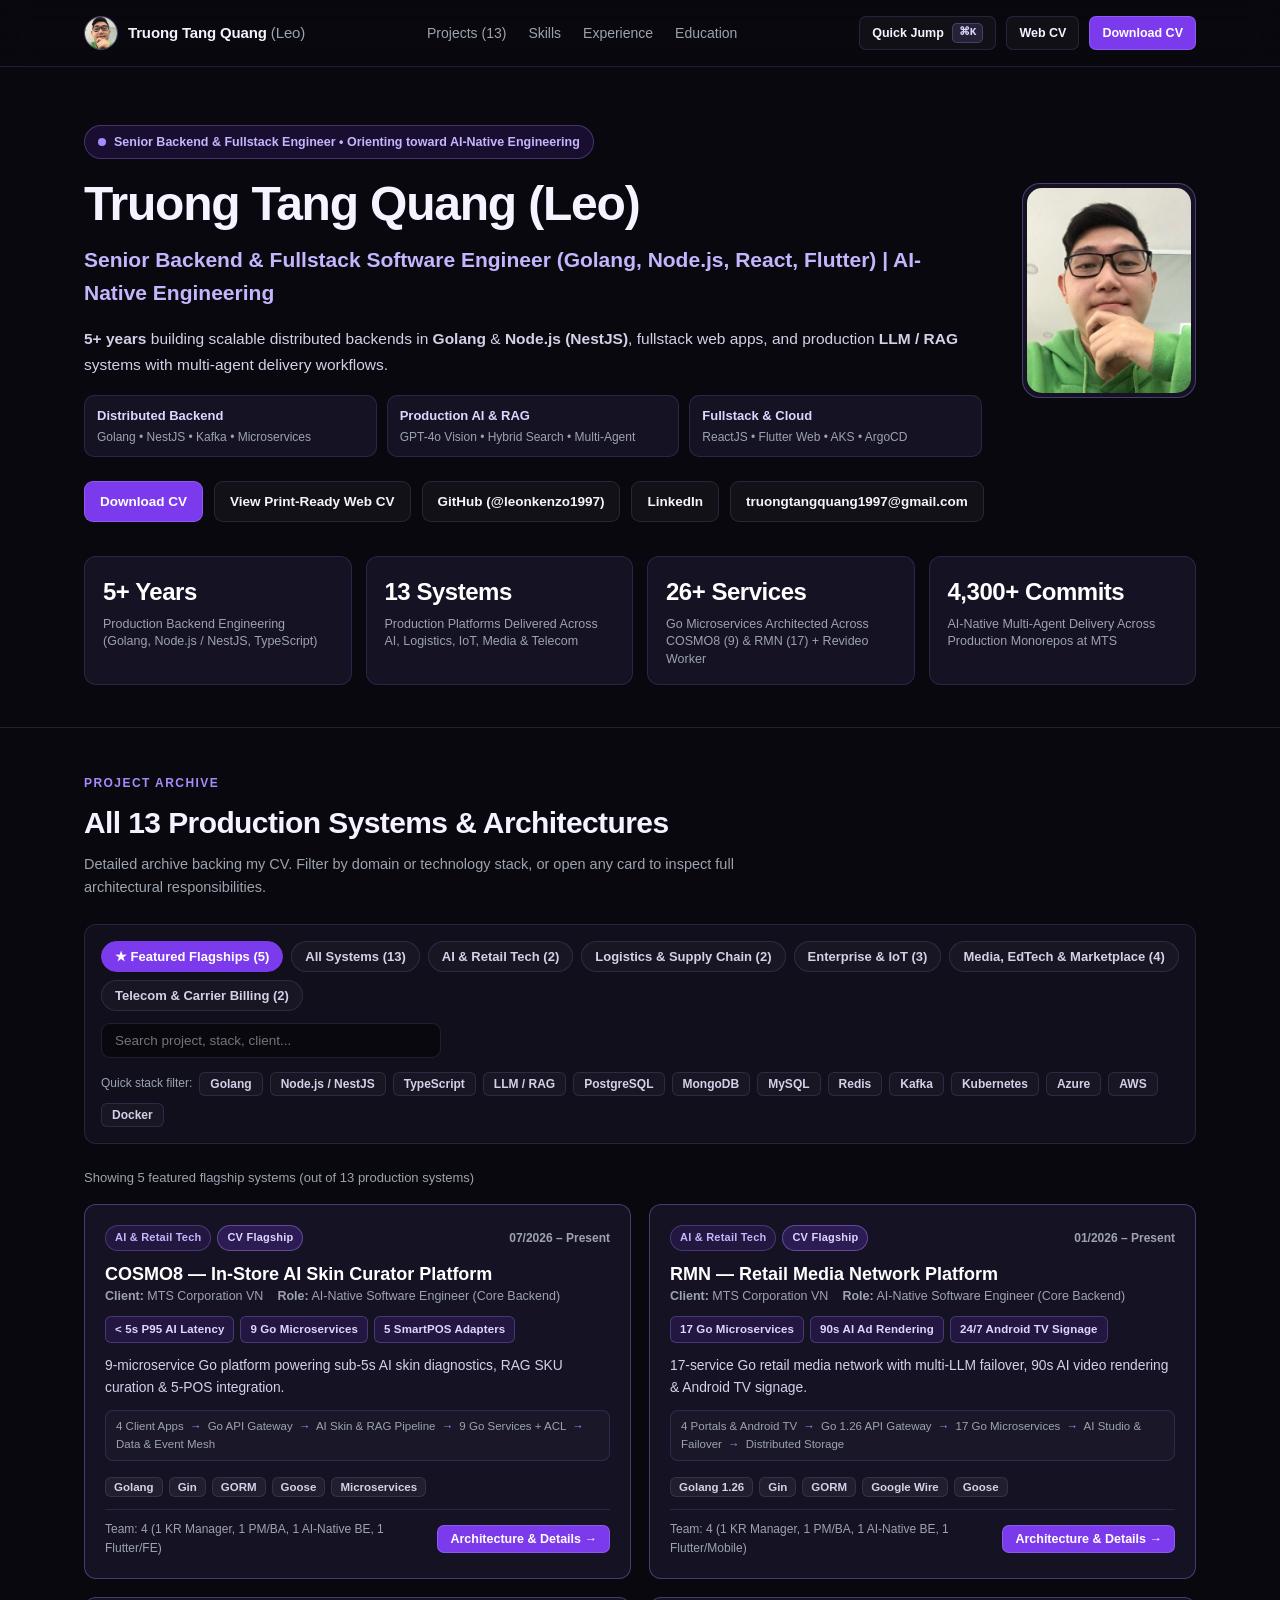
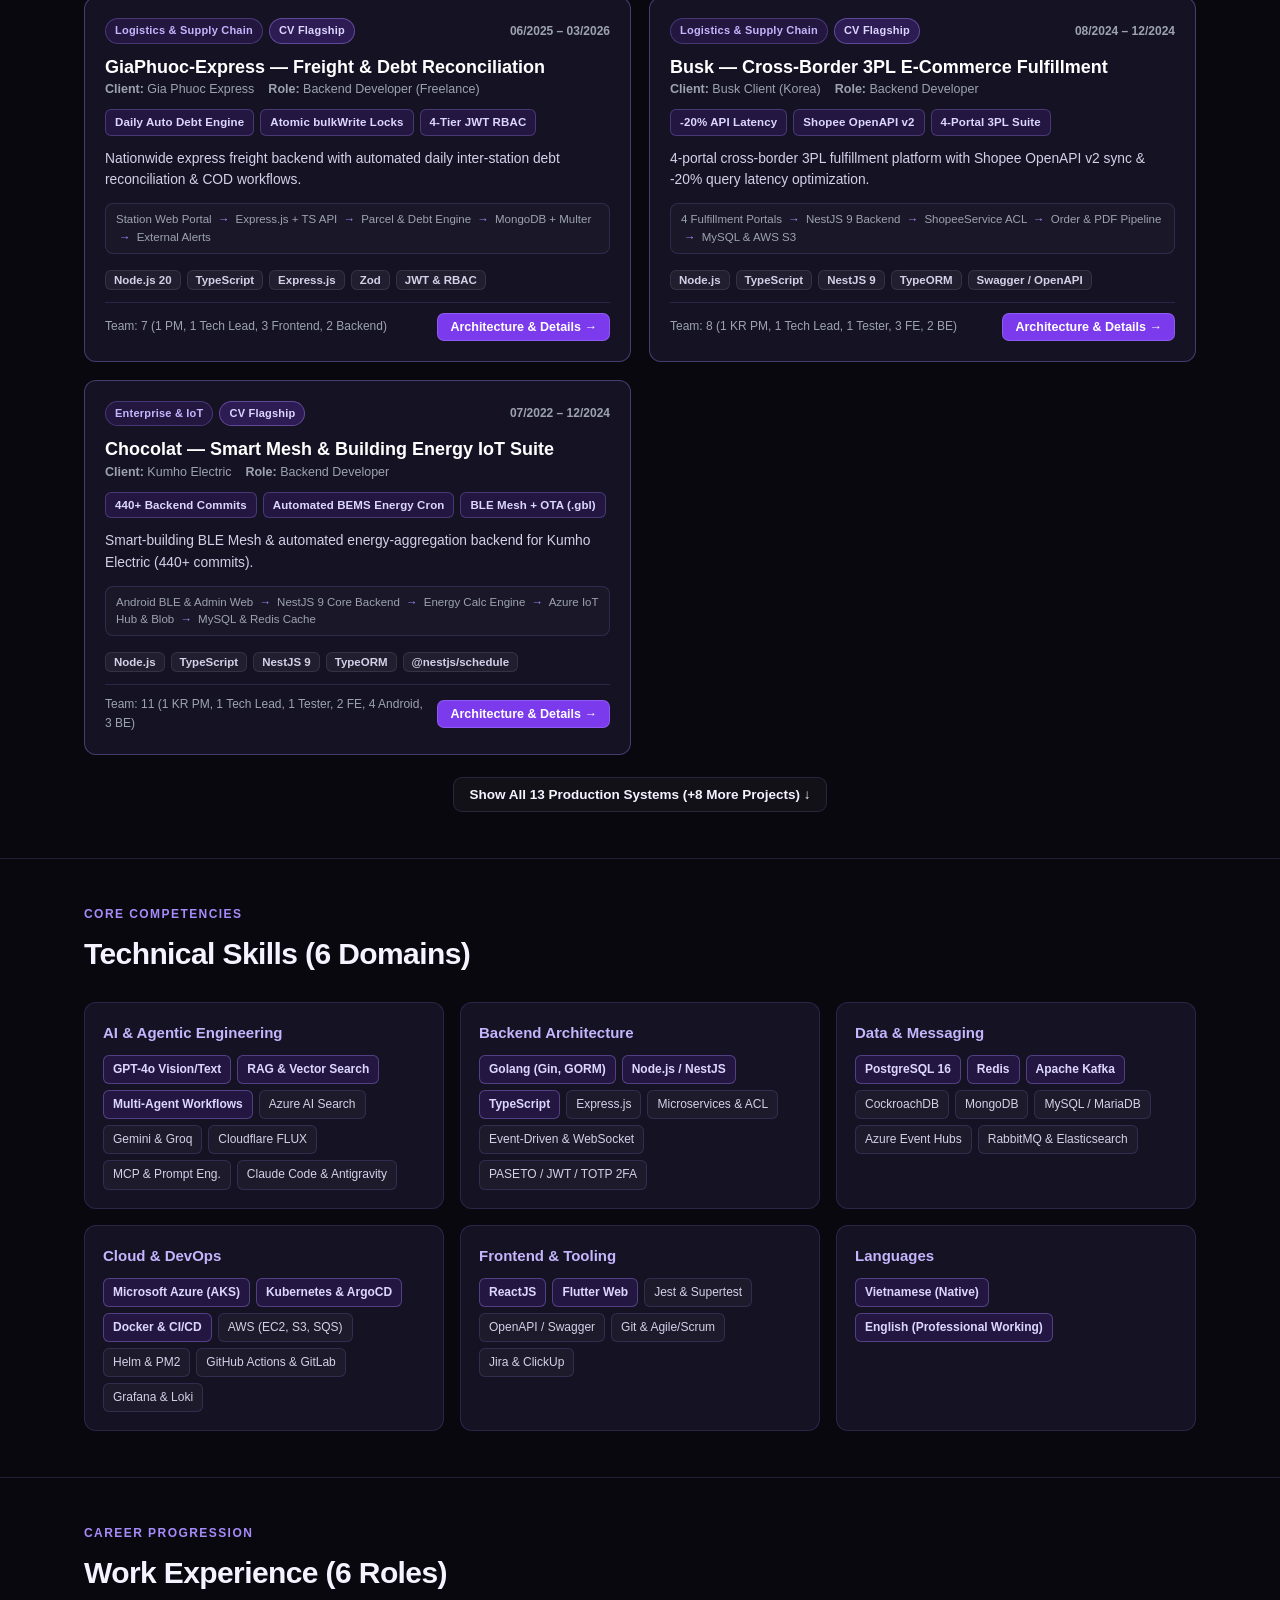
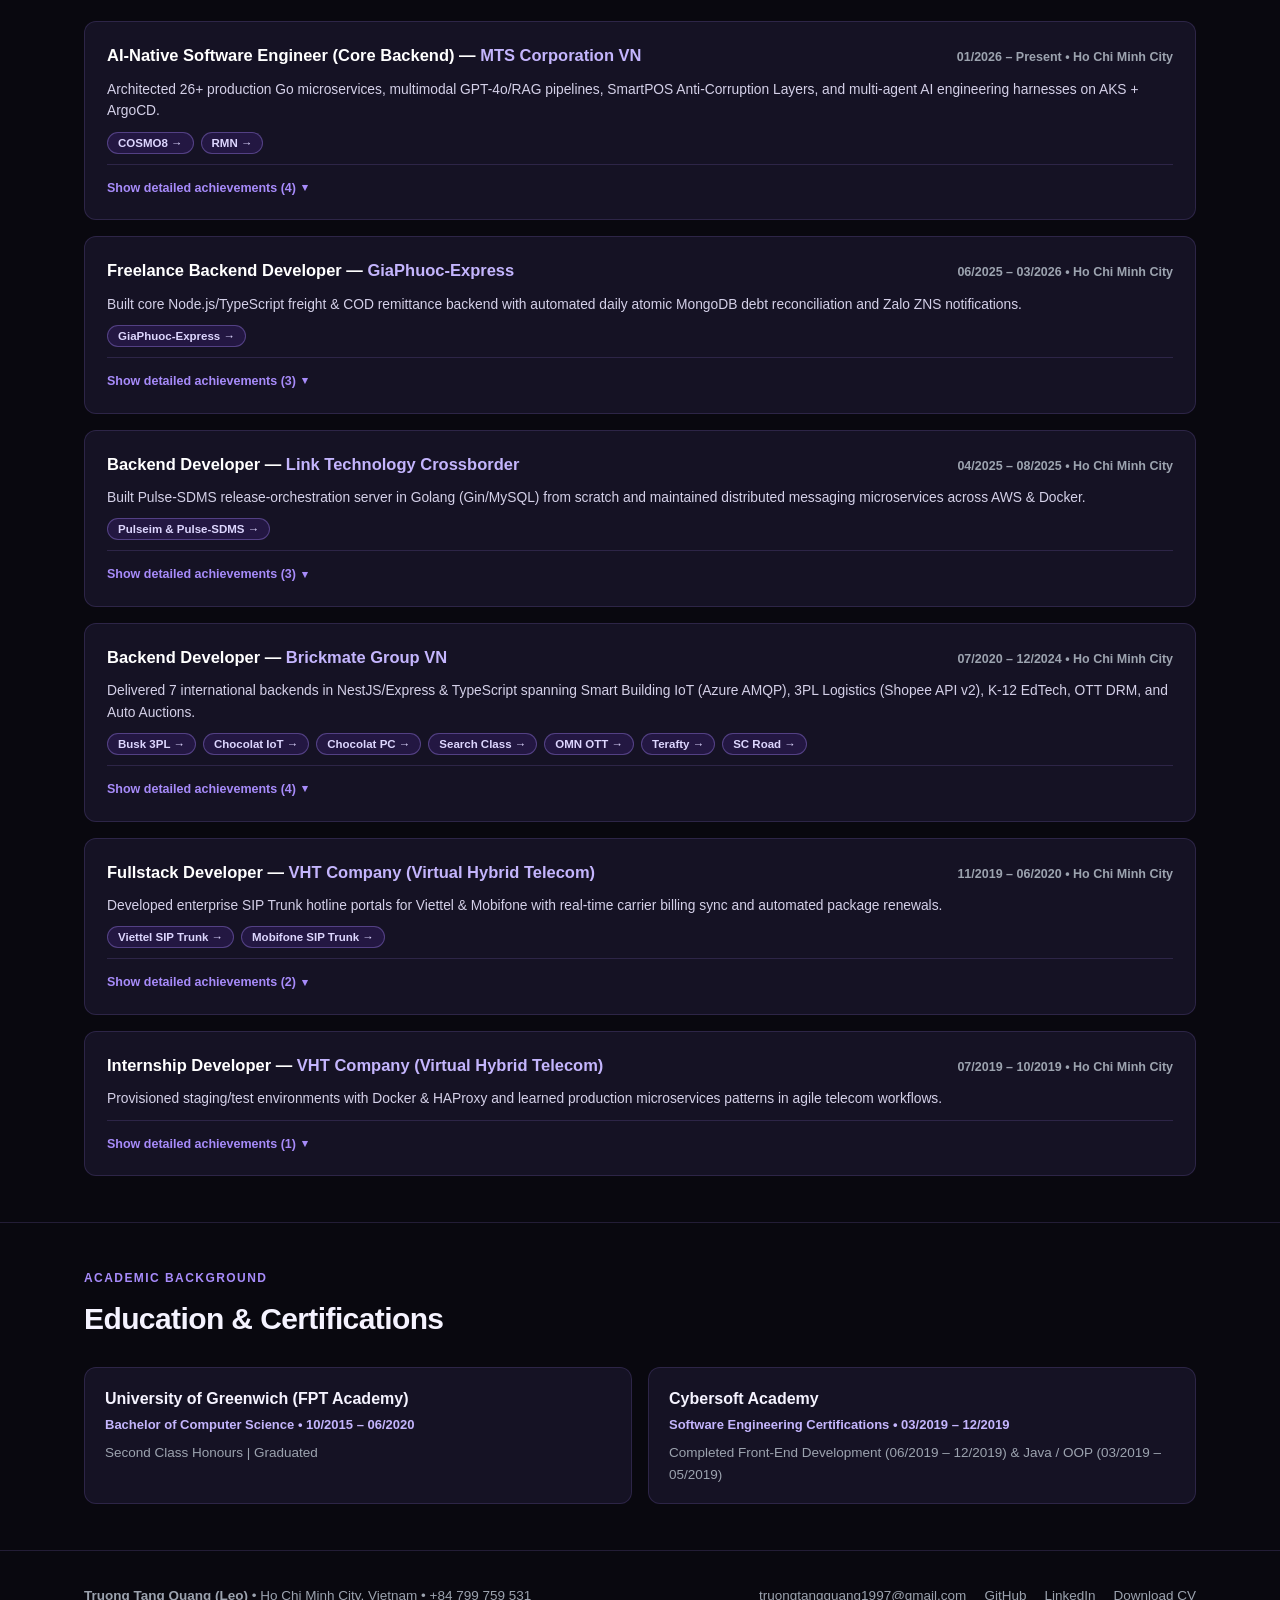
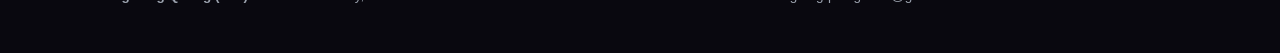
<file: index.html>
<!DOCTYPE html>
<html lang="en">
<head>
  <meta charset="UTF-8" />
  <meta name="viewport" content="width=device-width, initial-scale=1.0" />
  <title>Truong Tang Quang (Leo) — Senior Backend, Fullstack &amp; AI-Native Software Engineer</title>
  <meta
    name="description"
    content="Portfolio and 13 production software architectures by Truong Tang Quang (Leo) — Senior Backend & Fullstack Software Engineer (Golang, Node.js, React, Flutter) advancing toward AI-Native Engineering."
  />
  <meta property="og:type" content="website" />
  <meta property="og:title" content="Truong Tang Quang (Leo) — Senior Backend, Fullstack &amp; AI-Native Software Engineer" />
  <meta
    property="og:description"
    content="Portfolio and 13 production software architectures across Golang, Node.js/NestJS, React, Flutter, and AI-Native Engineering."
  />
  <meta property="og:url" content="https://leonkenzo1997.github.io/portfolio-leo/" />
  <meta property="og:image" content="https://leonkenzo1997.github.io/portfolio-leo/avatar.jpg" />
  <meta name="twitter:card" content="summary_large_image" />
  <meta name="twitter:title" content="Truong Tang Quang (Leo) — Senior Backend, Fullstack &amp; AI-Native Software Engineer" />
  <meta
    name="twitter:description"
    content="Portfolio and 13 production software architectures across Golang, Node.js/NestJS, React, Flutter, and AI-Native Engineering."
  />
  <meta name="twitter:image" content="https://leonkenzo1997.github.io/portfolio-leo/avatar.jpg" />
  <link rel="stylesheet" href="./styles.css" />
</head>
<body>
  <!-- NAVBAR -->
  <header class="navbar">
    <div class="container navbar-inner">
      <a href="#top" class="brand">
        <img src="./avatar.jpg" alt="Truong Tang Quang (Leo)" class="brand-avatar" />
        <span>Truong Tang Quang <span style="color: var(--text-muted); font-weight: 500;">(Leo)</span></span>
      </a>

      <nav class="nav-links" aria-label="Primary navigation">
        <a href="#projects">Projects (13)</a>
        <a href="#skills">Skills</a>
        <a href="#experience">Experience</a>
        <a href="#education">Education</a>
      </nav>

      <div class="nav-actions">
        <button type="button" id="cmdTriggerBtn" class="btn btn-sm cmd-trigger" aria-label="Open quick command menu">
          <span>Quick Jump</span>
          <kbd class="kbd-hint">&#8984;K</kbd>
        </button>
        <a href="./cv.html" class="btn btn-sm">Web CV</a>
        <a href="./Truong-Tang-Quang-CV.pdf" download="Truong-Tang-Quang-CV.pdf" class="btn btn-sm btn-primary">
          Download CV
        </a>
      </div>
    </div>
  </header>

  <main id="top">
    <!-- HERO -->
    <section class="hero">
      <div class="container">
        <div class="hero-top">
          <div class="hero-main">
            <div class="hero-badge">
              <span class="pulse-dot" aria-hidden="true"></span>
              Senior Backend &amp; Fullstack Engineer &bull; Orienting toward AI-Native Engineering
            </div>

            <h1>Truong Tang Quang (Leo)</h1>
            <p class="hero-subtitle">Senior Backend &amp; Fullstack Software Engineer (Golang, Node.js, React, Flutter) | AI-Native Engineering</p>

            <p class="hero-desc">
              <strong>5+ years</strong> building scalable distributed backends in <strong>Golang</strong> &amp; <strong>Node.js (NestJS)</strong>, fullstack web apps, and production <strong>LLM / RAG</strong> systems with multi-agent delivery workflows.
            </p>

            <div class="hero-pillars">
              <div class="pillar-chip">
                <span class="pillar-title">Distributed Backend</span>
                <span class="pillar-sub">Golang &bull; NestJS &bull; Kafka &bull; Microservices</span>
              </div>
              <div class="pillar-chip">
                <span class="pillar-title">Production AI &amp; RAG</span>
                <span class="pillar-sub">GPT-4o Vision &bull; Hybrid Search &bull; Multi-Agent</span>
              </div>
              <div class="pillar-chip">
                <span class="pillar-title">Fullstack &amp; Cloud</span>
                <span class="pillar-sub">ReactJS &bull; Flutter Web &bull; AKS &bull; ArgoCD</span>
              </div>
            </div>
          </div>
          <div class="hero-avatar-wrap">
            <img src="./avatar.jpg" alt="Truong Tang Quang (Leo)" class="hero-avatar" />
          </div>
        </div>

        <div class="hero-cta">
          <a href="./Truong-Tang-Quang-CV.pdf" download="Truong-Tang-Quang-CV.pdf" class="btn btn-primary">
            Download CV
          </a>
          <a href="./cv.html" class="btn">
            View Print-Ready Web CV
          </a>
          <a href="https://github.com/leonkenzo1997" target="_blank" rel="noopener" class="btn">
            GitHub (@leonkenzo1997)
          </a>
          <a href="https://www.linkedin.com/in/quang-truong-tang-1ba617157/" target="_blank" rel="noopener" class="btn">
            LinkedIn
          </a>
          <a href="mailto:truongtangquang1997@gmail.com" class="btn" data-copy-email="truongtangquang1997@gmail.com" title="Click to copy email">
            truongtangquang1997@gmail.com
          </a>
        </div>

        <div class="metrics-grid">
          <div class="metric-card">
            <div class="metric-value">5+ Years</div>
            <div class="metric-label">Production Backend Engineering (Golang, Node.js / NestJS, TypeScript)</div>
          </div>
          <div class="metric-card">
            <div class="metric-value">13 Systems</div>
            <div class="metric-label">Production Platforms Delivered Across AI, Logistics, IoT, Media &amp; Telecom</div>
          </div>
          <div class="metric-card">
            <div class="metric-value">26+ Services</div>
            <div class="metric-label">Go Microservices Architected Across COSMO8 (9) &amp; RMN (17) + Revideo Worker</div>
          </div>
          <div class="metric-card">
            <div class="metric-value">4,300+ Commits</div>
            <div class="metric-label">AI-Native Multi-Agent Delivery Across Production Monorepos at MTS</div>
          </div>
        </div>
      </div>
    </section>

    <!-- ALL 13 PROJECTS -->
    <section id="projects" class="section">
      <div class="container">
        <div class="section-header">
          <div>
            <div class="section-kicker">Project Archive</div>
            <h2 class="section-title">All 13 Production Systems &amp; Architectures</h2>
            <p class="section-sub">
              Detailed archive backing my CV. Filter by domain or technology stack, or open any card to inspect full architectural responsibilities.
            </p>
          </div>
        </div>

        <div class="controls-panel">
          <div class="controls-top">
            <div id="categoryPills" class="filter-pills" role="tablist" aria-label="Project domain filters">
              <button type="button" class="pill active" data-category="flagship">&#9733; Featured Flagships (5)</button>
              <button type="button" class="pill" data-category="all">All Systems (13)</button>
              <button type="button" class="pill" data-category="ai-retail">AI &amp; Retail Tech (2)</button>
              <button type="button" class="pill" data-category="logistics">Logistics &amp; Supply Chain (2)</button>
              <button type="button" class="pill" data-category="enterprise-iot">Enterprise &amp; IoT (3)</button>
              <button type="button" class="pill" data-category="media-edtech">Media, EdTech &amp; Marketplace (4)</button>
              <button type="button" class="pill" data-category="telecom">Telecom &amp; Carrier Billing (2)</button>
            </div>

            <div class="search-wrap">
              <input
                type="search"
                id="projectSearch"
                class="search-input"
                placeholder="Search project, stack, client..."
                aria-label="Search projects"
              />
              <button type="button" id="searchClear" class="search-clear" aria-label="Clear search">&times;</button>
            </div>
          </div>

          <div id="quickTechBar" class="tech-quick-bar"></div>
        </div>

        <div id="resultsMeta" class="results-meta"></div>
        <div id="projectsGrid" class="projects-grid"></div>
        <div id="projectsToggleWrap" class="projects-toggle-wrap"></div>
      </div>
    </section>

    <!-- TECHNICAL SKILLS -->
    <section id="skills" class="section">
      <div class="container">
        <div class="section-header">
          <div>
            <div class="section-kicker">Core Competencies</div>
            <h2 class="section-title">Technical Skills (6 Domains)</h2>
          </div>
        </div>

        <div class="skills-matrix">
          <div class="skill-box">
            <h3>AI &amp; Agentic Engineering</h3>
            <div class="skill-pills">
              <span class="skill-pill primary">GPT-4o Vision/Text</span>
              <span class="skill-pill primary">RAG &amp; Vector Search</span>
              <span class="skill-pill primary">Multi-Agent Workflows</span>
              <span class="skill-pill">Azure AI Search</span>
              <span class="skill-pill">Gemini &amp; Groq</span>
              <span class="skill-pill">Cloudflare FLUX</span>
              <span class="skill-pill">MCP &amp; Prompt Eng.</span>
              <span class="skill-pill">Claude Code &amp; Antigravity</span>
            </div>
          </div>
          <div class="skill-box">
            <h3>Backend Architecture</h3>
            <div class="skill-pills">
              <span class="skill-pill primary">Golang (Gin, GORM)</span>
              <span class="skill-pill primary">Node.js / NestJS</span>
              <span class="skill-pill primary">TypeScript</span>
              <span class="skill-pill">Express.js</span>
              <span class="skill-pill">Microservices &amp; ACL</span>
              <span class="skill-pill">Event-Driven &amp; WebSocket</span>
              <span class="skill-pill">PASETO / JWT / TOTP 2FA</span>
            </div>
          </div>
          <div class="skill-box">
            <h3>Data &amp; Messaging</h3>
            <div class="skill-pills">
              <span class="skill-pill primary">PostgreSQL 16</span>
              <span class="skill-pill primary">Redis</span>
              <span class="skill-pill primary">Apache Kafka</span>
              <span class="skill-pill">CockroachDB</span>
              <span class="skill-pill">MongoDB</span>
              <span class="skill-pill">MySQL / MariaDB</span>
              <span class="skill-pill">Azure Event Hubs</span>
              <span class="skill-pill">RabbitMQ &amp; Elasticsearch</span>
            </div>
          </div>
          <div class="skill-box">
            <h3>Cloud &amp; DevOps</h3>
            <div class="skill-pills">
              <span class="skill-pill primary">Microsoft Azure (AKS)</span>
              <span class="skill-pill primary">Kubernetes &amp; ArgoCD</span>
              <span class="skill-pill primary">Docker &amp; CI/CD</span>
              <span class="skill-pill">AWS (EC2, S3, SQS)</span>
              <span class="skill-pill">Helm &amp; PM2</span>
              <span class="skill-pill">GitHub Actions &amp; GitLab</span>
              <span class="skill-pill">Grafana &amp; Loki</span>
            </div>
          </div>
          <div class="skill-box">
            <h3>Frontend &amp; Tooling</h3>
            <div class="skill-pills">
              <span class="skill-pill primary">ReactJS</span>
              <span class="skill-pill primary">Flutter Web</span>
              <span class="skill-pill">Jest &amp; Supertest</span>
              <span class="skill-pill">OpenAPI / Swagger</span>
              <span class="skill-pill">Git &amp; Agile/Scrum</span>
              <span class="skill-pill">Jira &amp; ClickUp</span>
            </div>
          </div>
          <div class="skill-box">
            <h3>Languages</h3>
            <div class="skill-pills">
              <span class="skill-pill primary">Vietnamese (Native)</span>
              <span class="skill-pill primary">English (Professional Working)</span>
            </div>
          </div>
        </div>
      </div>
    </section>

    <!-- WORK EXPERIENCE -->
    <section id="experience" class="section">
      <div class="container">
        <div class="section-header">
          <div>
            <div class="section-kicker">Career Progression</div>
            <h2 class="section-title">Work Experience (6 Roles)</h2>
          </div>
        </div>

        <div class="timeline">
          <article class="exp-card">
            <div class="exp-top">
              <div class="exp-role">AI-Native Software Engineer (Core Backend) &mdash; <span class="exp-company">MTS Corporation VN</span></div>
              <div class="exp-date">01/2026 – Present &bull; Ho Chi Minh City</div>
            </div>
            <p class="exp-summary">
              Architected 26+ production Go microservices, multimodal GPT-4o/RAG pipelines, SmartPOS Anti-Corruption Layers, and multi-agent AI engineering harnesses on AKS + ArgoCD.
            </p>
            <div class="exp-proj-links">
              <button type="button" class="exp-proj-chip" data-open-modal="cosmo8">COSMO8 &rarr;</button>
              <button type="button" class="exp-proj-chip" data-open-modal="rmn">RMN &rarr;</button>
            </div>
            <details class="exp-details">
              <summary>Show detailed achievements (4)</summary>
              <ul class="highlight-list">
                <li>Architected and built production Go microservices (9 services for COSMO8; 17 services + Node.js Revideo worker for RMN) backed by PostgreSQL 16, CockroachDB, Redis, and Apache Kafka (Azure Event Hubs).</li>
                <li>Engineered multimodal AI &amp; RAG pipelines: GPT-4o Vision/Text + Azure AI Search for sub-5s P95 skin diagnostics &amp; grounded SKU curation (COSMO8), and multi-LLM/image failover gateway with automated 90s ad video rendering (RMN).</li>
                <li>Designed SmartPOS Anti-Corruption Layers (5 adapters, HMAC webhooks, transactional outbox), real-time WebSocket Android TV multi-zone signage orchestration, and AES-256-GCM TOTP 2FA &amp; PASETO/Redis auth.</li>
                <li>Built multi-agent AI engineering harnesses (.claude / .agents) with automated cross-model code review gates, knowledge-graph indexing, RED-GREEN TDD workflows, and Kubernetes (AKS) + ArgoCD GitOps CI/CD.</li>
              </ul>
            </details>
          </article>

          <article class="exp-card">
            <div class="exp-top">
              <div class="exp-role">Freelance Backend Developer &mdash; <span class="exp-company">GiaPhuoc-Express</span></div>
              <div class="exp-date">06/2025 – 03/2026 &bull; Ho Chi Minh City</div>
            </div>
            <p class="exp-summary">
              Built core Node.js/TypeScript freight &amp; COD remittance backend with automated daily atomic MongoDB debt reconciliation and Zalo ZNS notifications.
            </p>
            <div class="exp-proj-links">
              <button type="button" class="exp-proj-chip" data-open-modal="giaphuoc-express">GiaPhuoc-Express &rarr;</button>
            </div>
            <details class="exp-details">
              <summary>Show detailed achievements (3)</summary>
              <ul class="highlight-list">
                <li>Engineered core backend services for a nationwide inter-station express freight and cash-remittance platform using Node.js 20, TypeScript (strict mode), Express.js, Zod, 4-tier JWT RBAC, and MongoDB (Mongoose).</li>
                <li>Architected the automated daily inter-station debt reconciliation engine and PM2 cronjobs—enforcing Vietnam-to-UTC timezone boundaries, idempotent execution locks, atomic MongoDB bulkWrite transactions, and aggregation-based DebtReport &amp; accounting export APIs.</li>
                <li>Built inbound/return parcel workflows, inter-branch cash &amp; COD remittances, proof-of-delivery image upload pipelines (Multer), Zalo ZNS/SMS notifications, and Jest/Supertest integration tests deployed via GitHub Actions CI/CD.</li>
              </ul>
            </details>
          </article>

          <article class="exp-card">
            <div class="exp-top">
              <div class="exp-role">Backend Developer &mdash; <span class="exp-company">Link Technology Crossborder</span></div>
              <div class="exp-date">04/2025 – 08/2025 &bull; Ho Chi Minh City</div>
            </div>
            <p class="exp-summary">
              Built Pulse-SDMS release-orchestration server in Golang (Gin/MySQL) from scratch and maintained distributed messaging microservices across AWS &amp; Docker.
            </p>
            <div class="exp-proj-links">
              <button type="button" class="exp-proj-chip" data-open-modal="pulseim">Pulseim &amp; Pulse-SDMS &rarr;</button>
            </div>
            <details class="exp-details">
              <summary>Show detailed achievements (3)</summary>
              <ul class="highlight-list">
                <li>Designed and built Pulse-SDMS from scratch using Golang (Gin) and MySQL—an internal deployment and release-version management system orchestrating servers across company projects.</li>
                <li>Maintained and enhanced distributed microservices for the Pulseim enterprise messaging suite (gateway-server, im-server, chat-server), implementing revamped login flows, group-chat APIs, and merchant account management.</li>
                <li>Resolved staging/dev deployment bottlenecks and maintained containerized infrastructure on AWS (EC2, S3) and Docker within a 15-member cross-border engineering team.</li>
              </ul>
            </details>
          </article>

          <article class="exp-card">
            <div class="exp-top">
              <div class="exp-role">Backend Developer &mdash; <span class="exp-company">Brickmate Group VN</span></div>
              <div class="exp-date">07/2020 – 12/2024 &bull; Ho Chi Minh City</div>
            </div>
            <p class="exp-summary">
              Delivered 7 international backends in NestJS/Express &amp; TypeScript spanning Smart Building IoT (Azure AMQP), 3PL Logistics (Shopee API v2), K-12 EdTech, OTT DRM, and Auto Auctions.
            </p>
            <div class="exp-proj-links">
              <button type="button" class="exp-proj-chip" data-open-modal="busk">Busk 3PL &rarr;</button>
              <button type="button" class="exp-proj-chip" data-open-modal="chocolat">Chocolat IoT &rarr;</button>
              <button type="button" class="exp-proj-chip" data-open-modal="chocolat-pc">Chocolat PC &rarr;</button>
              <button type="button" class="exp-proj-chip" data-open-modal="search-class">Search Class &rarr;</button>
              <button type="button" class="exp-proj-chip" data-open-modal="omn">OMN OTT &rarr;</button>
              <button type="button" class="exp-proj-chip" data-open-modal="terafty">Terafty &rarr;</button>
              <button type="button" class="exp-proj-chip" data-open-modal="sc-road">SC Road &rarr;</button>
            </div>
            <details class="exp-details">
              <summary>Show detailed achievements (4)</summary>
              <ul class="highlight-list">
                <li>Architected and delivered production backends across 7 international products in Smart Building IoT &amp; BEMS (Chocolat, Chocolat PC), 3PL E-Commerce Fulfillment (Busk), K-12 EdTech (Search Class), OTT/VOD Media Streaming (OMN, Terafty), and Auto Auctions (SC Road) using Node.js (NestJS, Express.js) and TypeScript.</li>
                <li>Built Kumho Electric's Smart Mesh &amp; BEMS IoT backend (Chocolat / Chocolat PC): engineered real-time Azure IoT Hub &amp; Azure Event Hubs (AMQP) telemetry subscribers, AES-256-CBC &amp; SHA-512 payload encryption, OTA firmware management, and scheduled cron jobs calculating building power consumption across lights, smart switches, bridges, and sensors.</li>
                <li>Engineered Shopee Open Platform v2 integration for the Busk 4-portal 3PL fulfillment platform (HMAC-SHA256 signing, OAuth token lifecycle, real-time webhook order sync, airway-bill PDF &amp; invoice extraction, AWS SQS) and refactored warehouse/inventory queries to cut API latency by 20%.</li>
                <li>Built 25+ NestJS modules and 5-provider OAuth2/SNS auth (Kakao, Naver, Google, Apple JWKS, Firebase) with FCM push notifications for Search Class; engineered AWS Elemental MediaConvert DRM video transcoding (DASH .mpd / HLS .m3u8), Socket.IO, and In-App Purchase profit-settlement jobs for OMN and Terafty.</li>
              </ul>
            </details>
          </article>

          <article class="exp-card">
            <div class="exp-top">
              <div class="exp-role">Fullstack Developer &mdash; <span class="exp-company">VHT Company (Virtual Hybrid Telecom)</span></div>
              <div class="exp-date">11/2019 – 06/2020 &bull; Ho Chi Minh City</div>
            </div>
            <p class="exp-summary">
              Developed enterprise SIP Trunk hotline portals for Viettel &amp; Mobifone with real-time carrier billing sync and automated package renewals.
            </p>
            <div class="exp-proj-links">
              <button type="button" class="exp-proj-chip" data-open-modal="viettel-sip-trunk">Viettel SIP Trunk &rarr;</button>
              <button type="button" class="exp-proj-chip" data-open-modal="mobifone-sip-trunk">Mobifone SIP Trunk &rarr;</button>
            </div>
            <details class="exp-details">
              <summary>Show detailed achievements (2)</summary>
              <ul class="highlight-list">
                <li>Developed enterprise SIP Trunk hotline and telecom package management platforms for Viettel Group and Mobifone using React, PHP, MariaDB, Redis, Elasticsearch, and Docker.</li>
                <li>Integrated directly with carrier billing servers for real-time subscription synchronization, automated monthly/annual package renewals, and high-volume telecom data processing.</li>
              </ul>
            </details>
          </article>

          <article class="exp-card">
            <div class="exp-top">
              <div class="exp-role">Internship Developer &mdash; <span class="exp-company">VHT Company (Virtual Hybrid Telecom)</span></div>
              <div class="exp-date">07/2019 – 10/2019 &bull; Ho Chi Minh City</div>
            </div>
            <p class="exp-summary">
              Provisioned staging/test environments with Docker &amp; HAProxy and learned production microservices patterns in agile telecom workflows.
            </p>
            <details class="exp-details">
              <summary>Show detailed achievements (1)</summary>
              <ul class="highlight-list">
                <li>Gained hands-on experience with production telecom infrastructure and distributed system patterns (microservices, MVC architecture, Docker, HAProxy load balancing) and independently provisioned staging/test servers in agile workflows.</li>
              </ul>
            </details>
          </article>
        </div>
      </div>
    </section>

    <!-- EDUCATION (AT THE BOTTOM) -->
    <section id="education" class="section">
      <div class="container">
        <div class="section-header">
          <div>
            <div class="section-kicker">Academic Background</div>
            <h2 class="section-title">Education &amp; Certifications</h2>
          </div>
        </div>

        <div class="edu-grid">
          <div class="edu-card">
            <h3>University of Greenwich (FPT Academy)</h3>
            <div class="edu-meta">Bachelor of Computer Science &bull; 10/2015 – 06/2020</div>
            <p>Second Class Honours | Graduated</p>
          </div>
          <div class="edu-card">
            <h3>Cybersoft Academy</h3>
            <div class="edu-meta">Software Engineering Certifications &bull; 03/2019 – 12/2019</div>
            <p>Completed Front-End Development (06/2019 – 12/2019) &amp; Java / OOP (03/2019 – 05/2019)</p>
          </div>
        </div>
      </div>
    </section>
  </main>

  <footer class="footer">
    <div class="container footer-inner">
      <div>
        <strong>Truong Tang Quang (Leo)</strong> &bull; Ho Chi Minh City, Vietnam &bull; +84 799 759 531
      </div>
      <div class="footer-links">
        <a href="mailto:truongtangquang1997@gmail.com" data-copy-email="truongtangquang1997@gmail.com" title="Click to copy email">truongtangquang1997@gmail.com</a>
        <a href="https://github.com/leonkenzo1997" target="_blank" rel="noopener">GitHub</a>
        <a href="https://www.linkedin.com/in/quang-truong-tang-1ba617157/" target="_blank" rel="noopener">LinkedIn</a>
        <a href="./Truong-Tang-Quang-CV.pdf" download="Truong-Tang-Quang-CV.pdf">Download CV</a>
      </div>
    </div>
  </footer>

  <!-- PROJECT DETAIL MODAL -->
  <div id="projectModal" class="modal-backdrop" role="dialog" aria-modal="true" aria-label="Project architecture details">
    <div class="modal-dialog" id="modalBody"></div>
  </div>

  <!-- COMMAND PALETTE MODAL (CMD+K) -->
  <div id="cmdModal" class="modal-backdrop" role="dialog" aria-modal="true" aria-label="Quick command palette">
    <div class="cmd-dialog">
      <div class="cmd-input-wrap">
        <input
          type="search"
          id="cmdInput"
          class="cmd-input"
          placeholder="Type a project, tech stack (Go, Kafka, RAG...), or action..."
          autocomplete="off"
          aria-label="Search commands and projects"
        />
        <kbd class="kbd-hint">ESC</kbd>
      </div>
      <div id="cmdList" class="cmd-list" role="listbox"></div>
    </div>
  </div>

  <script src="./projects.js"></script>
</body>
</html>
</file>
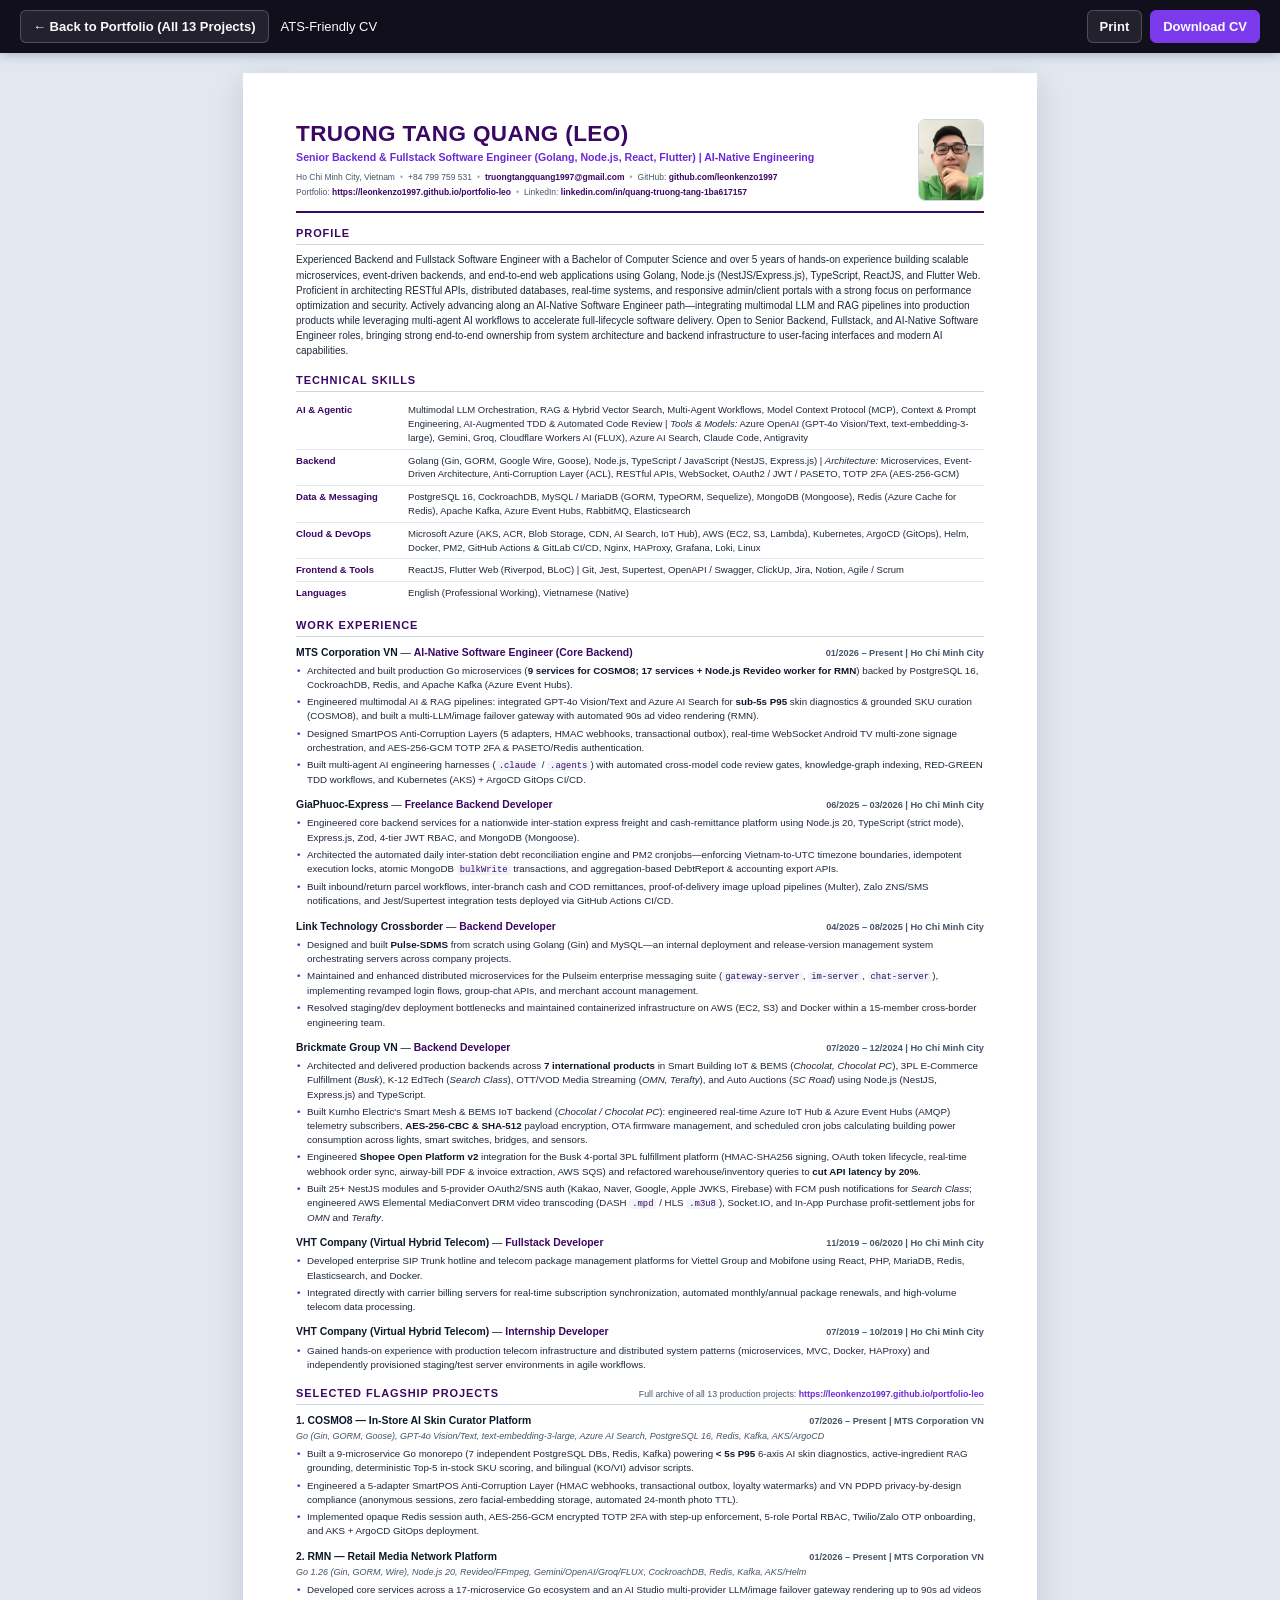
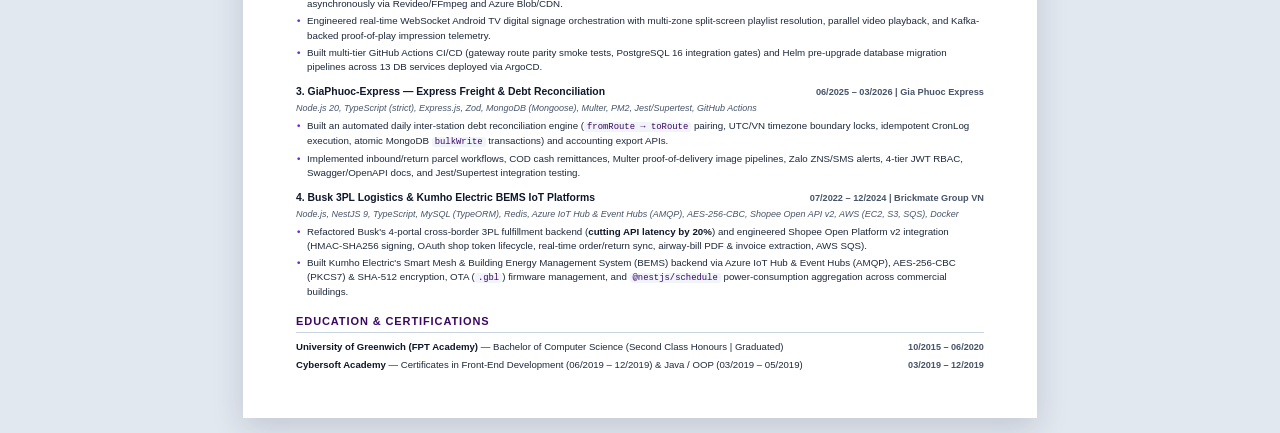
<file: cv.html>
<!DOCTYPE html>
<html lang="en">
<head>
  <meta charset="UTF-8" />
  <meta name="viewport" content="width=device-width, initial-scale=1.0" />
  <title>Truong Tang Quang (Leo) — Senior Backend &amp; Fullstack Software Engineer CV</title>
  <style>
    @page {
      size: A4;
      margin: 12mm 14mm;
    }

    :root {
      --ink: #0f172a;
      --ink-body: #1e293b;
      --muted: #475569;
      --accent: #6d28d9;
      --accent-dark: #3b0764;
      --border: #cbd5e1;
      --bg-soft: #f8fafc;
    }

    * {
      box-sizing: border-box;
      margin: 0;
      padding: 0;
    }

    html {
      font-size: 10px;
    }

    body {
      font-family: -apple-system, BlinkMacSystemFont, "Helvetica Neue", "Segoe UI", Arial, sans-serif;
      color: var(--ink-body);
      background: #e2e8f0;
      line-height: 1.48;
      -webkit-font-smoothing: antialiased;
    }

    /* Web toolbar (hidden on print/PDF) */
    .toolbar {
      position: sticky;
      top: 0;
      z-index: 20;
      background: #110f1c;
      color: #f8fafc;
      padding: 10px 20px;
      display: flex;
      align-items: center;
      justify-content: space-between;
      gap: 12px;
      font-size: 13px;
      box-shadow: 0 2px 10px rgba(15, 23, 42, 0.25);
    }

    .toolbar-left {
      display: flex;
      align-items: center;
      gap: 12px;
    }

    .toolbar a,
    .toolbar button {
      font-family: inherit;
      font-size: 13px;
      font-weight: 600;
      text-decoration: none;
      border-radius: 6px;
      padding: 6px 12px;
      cursor: pointer;
      border: 1px solid rgba(255, 255, 255, 0.2);
      background: rgba(255, 255, 255, 0.08);
      color: #f8fafc;
      transition: background 0.15s ease;
    }

    .toolbar a:hover,
    .toolbar button:hover {
      background: rgba(255, 255, 255, 0.18);
    }

    .toolbar .btn-primary {
      background: #7c3aed;
      border-color: #7c3aed;
    }

    .toolbar .btn-primary:hover {
      background: #6d28d9;
    }

    /* Page canvas for screen preview */
    .cv-sheet {
      max-width: 210mm;
      margin: 20px auto;
      background: #ffffff;
      padding: 12mm 14mm;
      box-shadow: 0 10px 30px rgba(15, 23, 42, 0.15);
    }

    /* Header */
    .cv-header {
      border-bottom: 2px solid var(--accent-dark);
      padding-bottom: 10px;
      margin-bottom: 12px;
      display: flex;
      align-items: center;
      justify-content: space-between;
      gap: 14px;
    }

    .cv-header-info {
      flex: 1;
      min-width: 0;
    }

    .cv-avatar {
      width: 66px;
      height: 82px;
      object-fit: cover;
      object-position: center center;
      border-radius: 7px;
      border: 1.5px solid var(--border);
      flex-shrink: 0;
      display: block;
    }

    .cv-name {
      font-size: 22.5px;
      font-weight: 800;
      letter-spacing: 0.4px;
      color: var(--accent-dark);
      line-height: 1.15;
    }

    .cv-headline {
      font-size: 10.6px;
      font-weight: 700;
      color: var(--accent);
      margin-top: 3px;
      margin-bottom: 6px;
    }

    .cv-contact-row {
      font-size: 8.5px;
      color: var(--muted);
      display: flex;
      flex-wrap: wrap;
      align-items: center;
      gap: 2px 5px;
      line-height: 1.48;
    }

    .cv-contact-row + .cv-contact-row {
      margin-top: 2px;
    }

    .cv-contact-item {
      white-space: nowrap;
    }

    .cv-contact-sep {
      color: #94a3b8;
    }

    .cv-contact-row a {
      color: var(--accent-dark);
      text-decoration: none;
      font-weight: 600;
    }

    .cv-contact-row a:hover {
      text-decoration: underline;
    }

    /* Section Headings */
    .section {
      margin-bottom: 13px;
    }

    .section:last-child {
      margin-bottom: 0;
    }

    .section-title {
      font-size: 11px;
      font-weight: 800;
      text-transform: uppercase;
      letter-spacing: 0.9px;
      color: var(--accent-dark);
      border-bottom: 1.2px solid var(--border);
      padding-bottom: 3px;
      margin-bottom: 7.5px;
      break-after: avoid;
      page-break-after: avoid;
    }

    .section-title-row {
      display: flex;
      justify-content: space-between;
      align-items: baseline;
      border-bottom: 1.2px solid var(--border);
      padding-bottom: 3px;
      margin-bottom: 7.5px;
      break-after: avoid;
      page-break-after: avoid;
    }

    .section-title-row .section-title {
      border-bottom: none;
      padding-bottom: 0;
      margin-bottom: 0;
    }

    .portfolio-cta {
      font-size: 8.8px;
      color: var(--muted);
      font-weight: 500;
    }

    .portfolio-cta a {
      color: var(--accent);
      font-weight: 700;
      text-decoration: none;
    }

    /* Profile */
    .profile-text {
      font-size: 10px;
      line-height: 1.52;
      color: var(--ink-body);
      text-align: left;
    }

    /* Skills Table */
    .skills-grid {
      width: 100%;
      border-collapse: collapse;
      font-size: 9.5px;
      line-height: 1.45;
    }

    .skills-grid tr {
      border-bottom: 0.6px solid #e2e8f0;
      break-inside: avoid;
    }

    .skills-grid tr:last-child {
      border-bottom: none;
    }

    .skills-grid td {
      padding: 4px 0;
      vertical-align: top;
    }

    .skills-cat {
      width: 112px;
      font-weight: 700;
      color: var(--accent-dark);
      padding-right: 10px;
      white-space: nowrap;
    }

    /* Experience & Projects */
    .entry {
      margin-bottom: 10px;
      break-inside: avoid;
      page-break-inside: avoid;
    }

    .entry:last-child {
      margin-bottom: 0;
    }

    .entry-header {
      display: flex;
      justify-content: space-between;
      align-items: baseline;
      gap: 10px;
    }

    .entry-title-group {
      font-size: 10.4px;
      color: var(--ink);
    }

    .entry-org {
      font-weight: 800;
      color: var(--ink);
    }

    .entry-role {
      font-weight: 600;
      color: var(--accent-dark);
    }

    .entry-meta {
      font-size: 9.2px;
      font-weight: 600;
      color: var(--muted);
      white-space: nowrap;
      text-align: right;
    }

    .entry-submeta {
      font-size: 9px;
      color: var(--muted);
      margin-top: 2px;
      margin-bottom: 3px;
      font-style: italic;
    }

    .bullets {
      list-style: none;
      margin-top: 3.5px;
      padding-left: 0;
    }

    .bullets li {
      position: relative;
      padding-left: 11px;
      font-size: 9.75px;
      line-height: 1.46;
      margin-bottom: 3px;
      color: var(--ink-body);
    }

    .bullets li::before {
      content: "•";
      position: absolute;
      left: 1px;
      top: 0;
      color: var(--accent);
      font-weight: 700;
    }

    .bullets li:last-child {
      margin-bottom: 0;
    }

    .bullets strong {
      color: var(--ink);
      font-weight: 700;
    }

    .bullets code {
      font-family: ui-monospace, SFMono-Regular, Menlo, Monaco, Consolas, monospace;
      font-size: 8.9px;
      background: #f1f5f9;
      padding: 0 3px;
      border-radius: 3px;
      color: var(--accent-dark);
    }

    /* Education */
    .edu-row {
      display: flex;
      justify-content: space-between;
      align-items: baseline;
      font-size: 9.6px;
      margin-bottom: 3.5px;
      break-inside: avoid;
    }

    .edu-row:last-child {
      margin-bottom: 0;
    }

    .edu-school {
      font-weight: 700;
      color: var(--ink);
    }

    .edu-detail {
      color: var(--ink-body);
    }

    .edu-date {
      font-size: 9.1px;
      font-weight: 600;
      color: var(--muted);
      white-space: nowrap;
      margin-left: 10px;
    }

    @media print {
      body {
        background: #ffffff;
      }

      .toolbar {
        display: none !important;
      }

      .cv-sheet {
        max-width: none;
        width: 100%;
        margin: 0;
        padding: 0;
        box-shadow: none;
      }

      a {
        color: var(--accent-dark);
        text-decoration: none;
      }
    }
  </style>
</head>
<body>
  <div class="toolbar no-print">
    <div class="toolbar-left">
      <a href="./index.html">&larr; Back to Portfolio (All 13 Projects)</a>
      <span>ATS-Friendly CV</span>
    </div>
    <div style="display: flex; gap: 8px;">
      <button type="button" onclick="window.print()">Print</button>
      <a class="btn-primary" href="./Truong-Tang-Quang-CV.pdf" download="Truong-Tang-Quang-CV.pdf">Download CV</a>
    </div>
  </div>

  <main class="cv-sheet">
    <!-- HEADER -->
    <header class="cv-header">
      <div class="cv-header-info">
        <h1 class="cv-name">TRUONG TANG QUANG (LEO)</h1>
        <div class="cv-headline">Senior Backend &amp; Fullstack Software Engineer (Golang, Node.js, React, Flutter) | AI-Native Engineering</div>
        <div class="cv-contact-row">
          <span class="cv-contact-item">Ho Chi Minh City, Vietnam</span>
          <span class="cv-contact-sep">&bull;</span>
          <span class="cv-contact-item">+84 799 759 531</span>
          <span class="cv-contact-sep">&bull;</span>
          <span class="cv-contact-item"><a href="mailto:truongtangquang1997@gmail.com">truongtangquang1997@gmail.com</a></span>
          <span class="cv-contact-sep">&bull;</span>
          <span class="cv-contact-item">GitHub: <a href="https://github.com/leonkenzo1997" target="_blank" rel="noopener">github.com/leonkenzo1997</a></span>
        </div>
        <div class="cv-contact-row">
          <span class="cv-contact-item">Portfolio: <a href="https://leonkenzo1997.github.io/portfolio-leo" target="_blank" rel="noopener">https://leonkenzo1997.github.io/portfolio-leo</a></span>
          <span class="cv-contact-sep">&bull;</span>
          <span class="cv-contact-item">LinkedIn: <a href="https://www.linkedin.com/in/quang-truong-tang-1ba617157/" target="_blank" rel="noopener">linkedin.com/in/quang-truong-tang-1ba617157</a></span>
        </div>
      </div>
      <img class="cv-avatar" src="./avatar.jpg" alt="Truong Tang Quang" />
    </header>

    <!-- PROFILE -->
    <section class="section">
      <h2 class="section-title">Profile</h2>
      <p class="profile-text">
        Experienced Backend and Fullstack Software Engineer with a Bachelor of Computer Science and over 5 years of hands-on experience building scalable microservices, event-driven backends, and end-to-end web applications using Golang, Node.js (NestJS/Express.js), TypeScript, ReactJS, and Flutter Web. Proficient in architecting RESTful APIs, distributed databases, real-time systems, and responsive admin/client portals with a strong focus on performance optimization and security. Actively advancing along an AI-Native Software Engineer path—integrating multimodal LLM and RAG pipelines into production products while leveraging multi-agent AI workflows to accelerate full-lifecycle software delivery. Open to Senior Backend, Fullstack, and AI-Native Software Engineer roles, bringing strong end-to-end ownership from system architecture and backend infrastructure to user-facing interfaces and modern AI capabilities.
      </p>
    </section>

    <!-- TECHNICAL SKILLS -->
    <section class="section">
      <h2 class="section-title">Technical Skills</h2>
      <table class="skills-grid">
        <tr>
          <td class="skills-cat">AI &amp; Agentic</td>
          <td>Multimodal LLM Orchestration, RAG &amp; Hybrid Vector Search, Multi-Agent Workflows, Model Context Protocol (MCP), Context &amp; Prompt Engineering, AI-Augmented TDD &amp; Automated Code Review | <em>Tools &amp; Models:</em> Azure OpenAI (GPT-4o Vision/Text, text-embedding-3-large), Gemini, Groq, Cloudflare Workers AI (FLUX), Azure AI Search, Claude Code, Antigravity</td>
        </tr>
        <tr>
          <td class="skills-cat">Backend</td>
          <td>Golang (Gin, GORM, Google Wire, Goose), Node.js, TypeScript / JavaScript (NestJS, Express.js) | <em>Architecture:</em> Microservices, Event-Driven Architecture, Anti-Corruption Layer (ACL), RESTful APIs, WebSocket, OAuth2 / JWT / PASETO, TOTP 2FA (AES-256-GCM)</td>
        </tr>
        <tr>
          <td class="skills-cat">Data &amp; Messaging</td>
          <td>PostgreSQL 16, CockroachDB, MySQL / MariaDB (GORM, TypeORM, Sequelize), MongoDB (Mongoose), Redis (Azure Cache for Redis), Apache Kafka, Azure Event Hubs, RabbitMQ, Elasticsearch</td>
        </tr>
        <tr>
          <td class="skills-cat">Cloud &amp; DevOps</td>
          <td>Microsoft Azure (AKS, ACR, Blob Storage, CDN, AI Search, IoT Hub), AWS (EC2, S3, Lambda), Kubernetes, ArgoCD (GitOps), Helm, Docker, PM2, GitHub Actions &amp; GitLab CI/CD, Nginx, HAProxy, Grafana, Loki, Linux</td>
        </tr>
        <tr>
          <td class="skills-cat">Frontend &amp; Tools</td>
          <td>ReactJS, Flutter Web (Riverpod, BLoC) | Git, Jest, Supertest, OpenAPI / Swagger, ClickUp, Jira, Notion, Agile / Scrum</td>
        </tr>
        <tr>
          <td class="skills-cat">Languages</td>
          <td>English (Professional Working), Vietnamese (Native)</td>
        </tr>
      </table>
    </section>

    <!-- WORK EXPERIENCE -->
    <section class="section">
      <h2 class="section-title">Work Experience</h2>

      <article class="entry">
        <div class="entry-header">
          <div class="entry-title-group">
            <span class="entry-org">MTS Corporation VN</span> — <span class="entry-role">AI-Native Software Engineer (Core Backend)</span>
          </div>
          <div class="entry-meta">01/2026 – Present | Ho Chi Minh City</div>
        </div>
        <ul class="bullets">
          <li>Architected and built production Go microservices (<strong>9 services for COSMO8; 17 services + Node.js Revideo worker for RMN</strong>) backed by PostgreSQL 16, CockroachDB, Redis, and Apache Kafka (Azure Event Hubs).</li>
          <li>Engineered multimodal AI &amp; RAG pipelines: integrated GPT-4o Vision/Text and Azure AI Search for <strong>sub-5s P95</strong> skin diagnostics &amp; grounded SKU curation (COSMO8), and built a multi-LLM/image failover gateway with automated 90s ad video rendering (RMN).</li>
          <li>Designed SmartPOS Anti-Corruption Layers (5 adapters, HMAC webhooks, transactional outbox), real-time WebSocket Android TV multi-zone signage orchestration, and AES-256-GCM TOTP 2FA &amp; PASETO/Redis authentication.</li>
          <li>Built multi-agent AI engineering harnesses (<code>.claude</code> / <code>.agents</code>) with automated cross-model code review gates, knowledge-graph indexing, RED-GREEN TDD workflows, and Kubernetes (AKS) + ArgoCD GitOps CI/CD.</li>
        </ul>
      </article>

      <article class="entry">
        <div class="entry-header">
          <div class="entry-title-group">
            <span class="entry-org">GiaPhuoc-Express</span> — <span class="entry-role">Freelance Backend Developer</span>
          </div>
          <div class="entry-meta">06/2025 – 03/2026 | Ho Chi Minh City</div>
        </div>
        <ul class="bullets">
          <li>Engineered core backend services for a nationwide inter-station express freight and cash-remittance platform using Node.js 20, TypeScript (strict mode), Express.js, Zod, 4-tier JWT RBAC, and MongoDB (Mongoose).</li>
          <li>Architected the automated daily inter-station debt reconciliation engine and PM2 cronjobs—enforcing Vietnam-to-UTC timezone boundaries, idempotent execution locks, atomic MongoDB <code>bulkWrite</code> transactions, and aggregation-based DebtReport &amp; accounting export APIs.</li>
          <li>Built inbound/return parcel workflows, inter-branch cash and COD remittances, proof-of-delivery image upload pipelines (Multer), Zalo ZNS/SMS notifications, and Jest/Supertest integration tests deployed via GitHub Actions CI/CD.</li>
        </ul>
      </article>

      <article class="entry">
        <div class="entry-header">
          <div class="entry-title-group">
            <span class="entry-org">Link Technology Crossborder</span> — <span class="entry-role">Backend Developer</span>
          </div>
          <div class="entry-meta">04/2025 – 08/2025 | Ho Chi Minh City</div>
        </div>
        <ul class="bullets">
          <li>Designed and built <strong>Pulse-SDMS</strong> from scratch using Golang (Gin) and MySQL—an internal deployment and release-version management system orchestrating servers across company projects.</li>
          <li>Maintained and enhanced distributed microservices for the Pulseim enterprise messaging suite (<code>gateway-server</code>, <code>im-server</code>, <code>chat-server</code>), implementing revamped login flows, group-chat APIs, and merchant account management.</li>
          <li>Resolved staging/dev deployment bottlenecks and maintained containerized infrastructure on AWS (EC2, S3) and Docker within a 15-member cross-border engineering team.</li>
        </ul>
      </article>

      <article class="entry">
        <div class="entry-header">
          <div class="entry-title-group">
            <span class="entry-org">Brickmate Group VN</span> — <span class="entry-role">Backend Developer</span>
          </div>
          <div class="entry-meta">07/2020 – 12/2024 | Ho Chi Minh City</div>
        </div>
        <ul class="bullets">
          <li>Architected and delivered production backends across <strong>7 international products</strong> in Smart Building IoT &amp; BEMS (<em>Chocolat, Chocolat PC</em>), 3PL E-Commerce Fulfillment (<em>Busk</em>), K-12 EdTech (<em>Search Class</em>), OTT/VOD Media Streaming (<em>OMN, Terafty</em>), and Auto Auctions (<em>SC Road</em>) using Node.js (NestJS, Express.js) and TypeScript.</li>
          <li>Built Kumho Electric's Smart Mesh &amp; BEMS IoT backend (<em>Chocolat / Chocolat PC</em>): engineered real-time Azure IoT Hub &amp; Azure Event Hubs (AMQP) telemetry subscribers, <strong>AES-256-CBC &amp; SHA-512</strong> payload encryption, OTA firmware management, and scheduled cron jobs calculating building power consumption across lights, smart switches, bridges, and sensors.</li>
          <li>Engineered <strong>Shopee Open Platform v2</strong> integration for the Busk 4-portal 3PL fulfillment platform (HMAC-SHA256 signing, OAuth token lifecycle, real-time webhook order sync, airway-bill PDF &amp; invoice extraction, AWS SQS) and refactored warehouse/inventory queries to <strong>cut API latency by 20%</strong>.</li>
          <li>Built 25+ NestJS modules and 5-provider OAuth2/SNS auth (Kakao, Naver, Google, Apple JWKS, Firebase) with FCM push notifications for <em>Search Class</em>; engineered AWS Elemental MediaConvert DRM video transcoding (DASH <code>.mpd</code> / HLS <code>.m3u8</code>), Socket.IO, and In-App Purchase profit-settlement jobs for <em>OMN</em> and <em>Terafty</em>.</li>
        </ul>
      </article>

      <article class="entry">
        <div class="entry-header">
          <div class="entry-title-group">
            <span class="entry-org">VHT Company (Virtual Hybrid Telecom)</span> — <span class="entry-role">Fullstack Developer</span>
          </div>
          <div class="entry-meta">11/2019 – 06/2020 | Ho Chi Minh City</div>
        </div>
        <ul class="bullets">
          <li>Developed enterprise SIP Trunk hotline and telecom package management platforms for Viettel Group and Mobifone using React, PHP, MariaDB, Redis, Elasticsearch, and Docker.</li>
          <li>Integrated directly with carrier billing servers for real-time subscription synchronization, automated monthly/annual package renewals, and high-volume telecom data processing.</li>
        </ul>
      </article>

      <article class="entry">
        <div class="entry-header">
          <div class="entry-title-group">
            <span class="entry-org">VHT Company (Virtual Hybrid Telecom)</span> — <span class="entry-role">Internship Developer</span>
          </div>
          <div class="entry-meta">07/2019 – 10/2019 | Ho Chi Minh City</div>
        </div>
        <ul class="bullets">
          <li>Gained hands-on experience with production telecom infrastructure and distributed system patterns (microservices, MVC, Docker, HAProxy) and independently provisioned staging/test server environments in agile workflows.</li>
        </ul>
      </article>
    </section>

    <!-- SELECTED FLAGSHIP PROJECTS -->
    <section class="section">
      <div class="section-title-row">
        <h2 class="section-title">Selected Flagship Projects</h2>
        <div class="portfolio-cta">
          Full archive of all 13 production projects:
          <a href="https://leonkenzo1997.github.io/portfolio-leo" target="_blank" rel="noopener">https://leonkenzo1997.github.io/portfolio-leo</a>
        </div>
      </div>

      <article class="entry">
        <div class="entry-header">
          <div class="entry-title-group">
            <span class="entry-org">1. COSMO8 — In-Store AI Skin Curator Platform</span>
          </div>
          <div class="entry-meta">07/2026 – Present | MTS Corporation VN</div>
        </div>
        <div class="entry-submeta">Go (Gin, GORM, Goose), GPT-4o Vision/Text, text-embedding-3-large, Azure AI Search, PostgreSQL 16, Redis, Kafka, AKS/ArgoCD</div>
        <ul class="bullets">
          <li>Built a 9-microservice Go monorepo (7 independent PostgreSQL DBs, Redis, Kafka) powering <strong>&lt; 5s P95</strong> 6-axis AI skin diagnostics, active-ingredient RAG grounding, deterministic Top-5 in-stock SKU scoring, and bilingual (KO/VI) advisor scripts.</li>
          <li>Engineered a 5-adapter SmartPOS Anti-Corruption Layer (HMAC webhooks, transactional outbox, loyalty watermarks) and VN PDPD privacy-by-design compliance (anonymous sessions, zero facial-embedding storage, automated 24-month photo TTL).</li>
          <li>Implemented opaque Redis session auth, AES-256-GCM encrypted TOTP 2FA with step-up enforcement, 5-role Portal RBAC, Twilio/Zalo OTP onboarding, and AKS + ArgoCD GitOps deployment.</li>
        </ul>
      </article>

      <article class="entry">
        <div class="entry-header">
          <div class="entry-title-group">
            <span class="entry-org">2. RMN — Retail Media Network Platform</span>
          </div>
          <div class="entry-meta">01/2026 – Present | MTS Corporation VN</div>
        </div>
        <div class="entry-submeta">Go 1.26 (Gin, GORM, Wire), Node.js 20, Revideo/FFmpeg, Gemini/OpenAI/Groq/FLUX, CockroachDB, Redis, Kafka, AKS/Helm</div>
        <ul class="bullets">
          <li>Developed core services across a 17-microservice Go ecosystem and an AI Studio multi-provider LLM/image failover gateway rendering up to 90s ad videos asynchronously via Revideo/FFmpeg and Azure Blob/CDN.</li>
          <li>Engineered real-time WebSocket Android TV digital signage orchestration with multi-zone split-screen playlist resolution, parallel video playback, and Kafka-backed proof-of-play impression telemetry.</li>
          <li>Built multi-tier GitHub Actions CI/CD (gateway route parity smoke tests, PostgreSQL 16 integration gates) and Helm pre-upgrade database migration pipelines across 13 DB services deployed via ArgoCD.</li>
        </ul>
      </article>

      <article class="entry">
        <div class="entry-header">
          <div class="entry-title-group">
            <span class="entry-org">3. GiaPhuoc-Express — Express Freight &amp; Debt Reconciliation</span>
          </div>
          <div class="entry-meta">06/2025 – 03/2026 | Gia Phuoc Express</div>
        </div>
        <div class="entry-submeta">Node.js 20, TypeScript (strict), Express.js, Zod, MongoDB (Mongoose), Multer, PM2, Jest/Supertest, GitHub Actions</div>
        <ul class="bullets">
          <li>Built an automated daily inter-station debt reconciliation engine (<code>fromRoute → toRoute</code> pairing, UTC/VN timezone boundary locks, idempotent CronLog execution, atomic MongoDB <code>bulkWrite</code> transactions) and accounting export APIs.</li>
          <li>Implemented inbound/return parcel workflows, COD cash remittances, Multer proof-of-delivery image pipelines, Zalo ZNS/SMS alerts, 4-tier JWT RBAC, Swagger/OpenAPI docs, and Jest/Supertest integration testing.</li>
        </ul>
      </article>

      <article class="entry">
        <div class="entry-header">
          <div class="entry-title-group">
            <span class="entry-org">4. Busk 3PL Logistics &amp; Kumho Electric BEMS IoT Platforms</span>
          </div>
          <div class="entry-meta">07/2022 – 12/2024 | Brickmate Group VN</div>
        </div>
        <div class="entry-submeta">Node.js, NestJS 9, TypeScript, MySQL (TypeORM), Redis, Azure IoT Hub &amp; Event Hubs (AMQP), AES-256-CBC, Shopee Open API v2, AWS (EC2, S3, SQS), Docker</div>
        <ul class="bullets">
          <li>Refactored Busk's 4-portal cross-border 3PL fulfillment backend (<strong>cutting API latency by 20%</strong>) and engineered Shopee Open Platform v2 integration (HMAC-SHA256 signing, OAuth shop token lifecycle, real-time order/return sync, airway-bill PDF &amp; invoice extraction, AWS SQS).</li>
          <li>Built Kumho Electric's Smart Mesh &amp; Building Energy Management System (BEMS) backend via Azure IoT Hub &amp; Event Hubs (AMQP), AES-256-CBC (PKCS7) &amp; SHA-512 encryption, OTA (<code>.gbl</code>) firmware management, and <code>@nestjs/schedule</code> power-consumption aggregation across commercial buildings.</li>
        </ul>
      </article>
    </section>

    <!-- EDUCATION (AT THE BOTTOM) -->
    <section class="section">
      <h2 class="section-title">Education &amp; Certifications</h2>
      <div class="edu-row">
        <div>
          <span class="edu-school">University of Greenwich (FPT Academy)</span> — <span class="edu-detail">Bachelor of Computer Science (Second Class Honours | Graduated)</span>
        </div>
        <div class="edu-date">10/2015 – 06/2020</div>
      </div>
      <div class="edu-row">
        <div>
          <span class="edu-school">Cybersoft Academy</span> — <span class="edu-detail">Certificates in Front-End Development (06/2019 – 12/2019) &amp; Java / OOP (03/2019 – 05/2019)</span>
        </div>
        <div class="edu-date">03/2019 – 12/2019</div>
      </div>
    </section>
  </main>
</body>
</html>
</file>
<file: styles.css>
:root {
  --bg: #09080f;
  --bg-elevated: #110f1c;
  --bg-card: #151224;
  --bg-card-hover: #1b172f;
  --border: rgba(167, 139, 250, 0.16);
  --border-strong: rgba(167, 139, 250, 0.36);
  --text: #f5f3ff;
  --text-secondary: #d4d0e8;
  --text-muted: #9ca3af;
  --primary: #7c3aed;
  --primary-soft: rgba(124, 58, 237, 0.15);
  --cyan: #a78bfa;
  --emerald: #a78bfa;
  --emerald-soft: rgba(124, 58, 237, 0.14);
  --amber: #f59e0b;
  --radius: 12px;
  --radius-sm: 8px;
  --shadow: 0 12px 32px rgba(5, 4, 10, 0.5);
  --max-w: 1160px;
}

* {
  box-sizing: border-box;
  margin: 0;
  padding: 0;
}

html {
  scroll-behavior: smooth;
}

body {
  font-family: -apple-system, BlinkMacSystemFont, "Inter", "Segoe UI", Roboto, Helvetica, Arial, sans-serif;
  background: var(--bg);
  color: var(--text);
  line-height: 1.6;
  -webkit-font-smoothing: antialiased;
}

a {
  color: inherit;
  text-decoration: none;
}

.container {
  max-width: var(--max-w);
  margin: 0 auto;
  padding: 0 24px;
}

/* Navbar */
.navbar {
  position: sticky;
  top: 0;
  z-index: 40;
  backdrop-filter: blur(14px);
  -webkit-backdrop-filter: blur(14px);
  background: rgba(9, 8, 15, 0.88);
  border-bottom: 1px solid var(--border);
}

.navbar-inner {
  display: flex;
  align-items: center;
  justify-content: space-between;
  gap: 16px;
  min-height: 66px;
}

.brand {
  display: flex;
  align-items: center;
  gap: 10px;
  font-weight: 700;
  font-size: 15px;
  letter-spacing: -0.01em;
}

.brand-avatar {
  width: 34px;
  height: 34px;
  border-radius: 50%;
  object-fit: cover;
  object-position: center 35%;
  border: 1.5px solid rgba(167, 139, 250, 0.45);
  display: block;
  flex-shrink: 0;
}

.nav-links {
  display: flex;
  align-items: center;
  gap: 22px;
  font-size: 14px;
  color: var(--text-muted);
}

.nav-links a:hover {
  color: var(--text);
}

.nav-actions {
  display: flex;
  align-items: center;
  gap: 10px;
}

/* Buttons */
.btn {
  display: inline-flex;
  align-items: center;
  justify-content: center;
  gap: 8px;
  font-family: inherit;
  font-size: 13.5px;
  font-weight: 600;
  padding: 9px 15px;
  border-radius: 9px;
  border: 1px solid var(--border);
  background: rgba(255, 255, 255, 0.04);
  color: var(--text);
  cursor: pointer;
  transition: all 0.18s ease;
  white-space: nowrap;
}

.btn:hover {
  background: rgba(255, 255, 255, 0.09);
  border-color: rgba(148, 163, 184, 0.32);
  transform: translateY(-1px);
}

.btn-primary {
  background: var(--primary);
  border-color: rgba(167, 139, 250, 0.4);
  color: #ffffff;
}

.btn-primary:hover {
  background: #6d28d9;
  border-color: rgba(196, 181, 253, 0.6);
}

.btn-sm {
  padding: 6px 12px;
  font-size: 12.5px;
  border-radius: 7px;
}

/* Hero */
.hero {
  padding: 58px 0 42px;
}

.hero-top {
  display: flex;
  align-items: center;
  justify-content: space-between;
  gap: 40px;
  margin-bottom: 24px;
}

.hero-main {
  flex: 1;
  min-width: 0;
}

.hero-avatar-wrap {
  flex-shrink: 0;
  padding: 4px;
  border-radius: 18px;
  background: var(--bg-card);
  border: 1px solid var(--border-strong);
}

.hero-avatar {
  display: block;
  width: 164px;
  height: 205px;
  object-fit: cover;
  object-position: center center;
  border-radius: 15px;
}

.hero-badge {
  display: inline-flex;
  align-items: center;
  gap: 8px;
  padding: 6px 13px;
  border-radius: 999px;
  background: var(--primary-soft);
  border: 1px solid rgba(167, 139, 250, 0.3);
  color: #c4b5fd;
  font-size: 12.5px;
  font-weight: 600;
  margin-bottom: 18px;
}

.pulse-dot {
  width: 8px;
  height: 8px;
  border-radius: 50%;
  background: #a78bfa;
}

.hero h1 {
  font-size: clamp(32px, 5vw, 48px);
  line-height: 1.12;
  letter-spacing: -0.025em;
  font-weight: 800;
  margin-bottom: 12px;
}

.hero-subtitle {
  font-size: clamp(17px, 2.3vw, 21px);
  font-weight: 600;
  color: #c4b5fd;
  margin-bottom: 16px;
}

.hero-desc {
  max-width: 880px;
  font-size: 15.5px;
  color: var(--text-secondary);
  line-height: 1.7;
  margin-bottom: 0;
}

.hero-pillars {
  display: grid;
  grid-template-columns: repeat(3, minmax(0, 1fr));
  gap: 10px;
  margin-top: 16px;
}

.pillar-chip {
  background: var(--bg-card);
  border: 1px solid var(--border);
  border-radius: 10px;
  padding: 10px 12px;
  display: flex;
  flex-direction: column;
  gap: 3px;
}

.pillar-title {
  font-size: 13px;
  font-weight: 700;
  color: #ddd6fe;
}

.pillar-sub {
  font-size: 12px;
  color: var(--text-muted);
  line-height: 1.35;
}

.hero-cta {
  display: flex;
  flex-wrap: wrap;
  gap: 11px;
  margin-bottom: 34px;
}

.metrics-grid {
  display: grid;
  grid-template-columns: repeat(4, minmax(0, 1fr));
  gap: 14px;
}

.metric-card {
  background: var(--bg-card);
  border: 1px solid var(--border);
  border-radius: var(--radius);
  padding: 16px 18px;
}

.metric-value {
  font-size: 24px;
  font-weight: 800;
  letter-spacing: -0.02em;
  color: #ffffff;
  margin-bottom: 4px;
}

.metric-label {
  font-size: 12.5px;
  color: var(--text-muted);
  line-height: 1.4;
}

/* Sections */
.section {
  padding: 46px 0;
  border-top: 1px solid var(--border);
}

.section-header {
  display: flex;
  flex-wrap: wrap;
  align-items: flex-end;
  justify-content: space-between;
  gap: 14px;
  margin-bottom: 24px;
}

.section-kicker {
  font-size: 12px;
  text-transform: uppercase;
  letter-spacing: 0.12em;
  color: var(--cyan);
  font-weight: 700;
  margin-bottom: 6px;
}

.section-title {
  font-size: clamp(23px, 3vw, 30px);
  font-weight: 800;
  letter-spacing: -0.02em;
}

.section-sub {
  font-size: 14.5px;
  color: var(--text-muted);
  max-width: 660px;
  margin-top: 6px;
}

/* Filters & Search */
.controls-panel {
  background: var(--bg-elevated);
  border: 1px solid var(--border);
  border-radius: var(--radius);
  padding: 16px;
  margin-bottom: 24px;
  display: flex;
  flex-direction: column;
  gap: 14px;
}

.controls-top {
  display: flex;
  flex-wrap: wrap;
  align-items: center;
  justify-content: space-between;
  gap: 12px;
}

.filter-pills {
  display: flex;
  flex-wrap: wrap;
  gap: 8px;
}

.pill {
  font-family: inherit;
  font-size: 13px;
  font-weight: 600;
  padding: 7px 13px;
  border-radius: 999px;
  border: 1px solid var(--border);
  background: rgba(255, 255, 255, 0.03);
  color: var(--text-secondary);
  cursor: pointer;
  transition: all 0.15s ease;
}

.pill:hover {
  border-color: var(--border-strong);
  color: #ffffff;
}

.pill.active {
  background: var(--primary);
  border-color: var(--primary);
  color: #ffffff;
}

.search-wrap {
  position: relative;
  min-width: 250px;
  flex: 1 1 260px;
  max-width: 340px;
}

.search-input {
  width: 100%;
  font-family: inherit;
  font-size: 13.5px;
  padding: 9px 34px 9px 13px;
  border-radius: 9px;
  border: 1px solid var(--border);
  background: var(--bg);
  color: var(--text);
  outline: none;
  transition: border-color 0.15s ease;
}

.search-input:focus {
  border-color: var(--primary);
}

.search-clear {
  position: absolute;
  right: 9px;
  top: 50%;
  transform: translateY(-50%);
  background: none;
  border: none;
  color: var(--text-muted);
  cursor: pointer;
  font-size: 15px;
  display: none;
}

.search-clear.visible {
  display: block;
}

.tech-quick-bar {
  display: flex;
  flex-wrap: wrap;
  align-items: center;
  gap: 7px;
  font-size: 12px;
  color: var(--text-muted);
}

.tech-filter-btn {
  font-family: inherit;
  font-size: 12px;
  font-weight: 600;
  padding: 4px 10px;
  border-radius: 6px;
  border: 1px solid var(--border);
  background: rgba(255, 255, 255, 0.03);
  color: var(--text-secondary);
  cursor: pointer;
  transition: all 0.15s ease;
}

.tech-filter-btn:hover,
.tech-filter-btn.active {
  background: var(--primary-soft);
  border-color: var(--border-strong);
  color: #c4b5fd;
}

.results-meta {
  font-size: 13px;
  color: var(--text-muted);
  margin-bottom: 16px;
}

/* Project Grid */
.projects-grid {
  display: grid;
  grid-template-columns: repeat(2, minmax(0, 1fr));
  gap: 18px;
}

.project-card {
  background: var(--bg-card);
  border: 1px solid var(--border);
  border-radius: var(--radius);
  padding: 20px;
  display: flex;
  flex-direction: column;
  gap: 12px;
  transition: transform 0.18s ease, border-color 0.18s ease, background 0.18s ease;
}

.project-card:hover {
  transform: translateY(-2px);
  border-color: var(--border-strong);
  background: var(--bg-card-hover);
}

.project-card.flagship {
  border-color: rgba(167, 139, 250, 0.35);
}

.card-top {
  display: flex;
  flex-wrap: wrap;
  align-items: center;
  justify-content: space-between;
  gap: 8px;
}

.badge-row {
  display: flex;
  flex-wrap: wrap;
  align-items: center;
  gap: 6px;
}

.badge {
  font-size: 11px;
  font-weight: 700;
  padding: 3px 9px;
  border-radius: 999px;
  letter-spacing: 0.02em;
}

.badge-cat {
  background: rgba(124, 58, 237, 0.14);
  color: #c4b5fd;
  border: 1px solid rgba(167, 139, 250, 0.28);
}

.badge-flagship {
  background: rgba(124, 58, 237, 0.24);
  color: #ddd6fe;
  border: 1px solid rgba(167, 139, 250, 0.42);
}

.period {
  font-size: 12px;
  font-weight: 600;
  color: var(--text-muted);
}

.project-title {
  font-size: 18px;
  font-weight: 700;
  color: #ffffff;
  line-height: 1.3;
}

.project-meta {
  font-size: 12.5px;
  color: var(--text-muted);
  display: flex;
  flex-wrap: wrap;
  gap: 6px 14px;
}

.impact-metrics {
  display: flex;
  flex-wrap: wrap;
  gap: 6px;
  margin-top: 10px;
}

.impact-chip {
  font-size: 11.5px;
  font-weight: 700;
  padding: 3px 9px;
  border-radius: 6px;
  background: var(--primary-soft);
  border: 1px solid rgba(167, 139, 250, 0.28);
  color: #ddd6fe;
  letter-spacing: 0.01em;
}

.project-summary {
  font-size: 13.8px;
  color: var(--text-secondary);
  line-height: 1.58;
}

.highlight-list {
  list-style: none;
  display: flex;
  flex-direction: column;
  gap: 6px;
}

.highlight-list li {
  position: relative;
  padding-left: 14px;
  font-size: 13px;
  color: var(--text-secondary);
  line-height: 1.5;
}

.highlight-list li::before {
  content: "›";
  position: absolute;
  left: 2px;
  top: -1px;
  color: var(--cyan);
  font-weight: 800;
}

.tags-wrap {
  display: flex;
  flex-wrap: wrap;
  gap: 6px;
  margin-top: auto;
  padding-top: 4px;
}

.tag {
  font-size: 11.5px;
  font-weight: 600;
  padding: 3px 8px;
  border-radius: 6px;
  background: rgba(255, 255, 255, 0.05);
  border: 1px solid rgba(148, 163, 184, 0.16);
  color: var(--text-secondary);
  cursor: pointer;
  transition: all 0.15s ease;
}

.tag:hover {
  border-color: var(--border-strong);
  color: #c4b5fd;
}

.card-footer {
  display: flex;
  align-items: center;
  justify-content: space-between;
  gap: 10px;
  padding-top: 10px;
  border-top: 1px solid var(--border);
}

.team-label {
  font-size: 12px;
  color: var(--text-muted);
}

.card-arch-preview {
  font-size: 11.5px;
  color: var(--text-muted);
  background: rgba(255, 255, 255, 0.025);
  border: 1px solid var(--border);
  border-radius: 8px;
  padding: 7px 10px;
  line-height: 1.5;
}

.card-arch-preview span {
  color: var(--cyan);
  font-weight: 700;
  margin: 0 3px;
}

.projects-toggle-wrap {
  display: flex;
  justify-content: center;
  margin-top: 22px;
}

.projects-toggle-wrap:empty {
  display: none;
}

/* Skills Grid */
.skills-matrix {
  display: grid;
  grid-template-columns: repeat(3, minmax(0, 1fr));
  gap: 16px;
}

.skill-box {
  background: var(--bg-card);
  border: 1px solid var(--border);
  border-radius: var(--radius);
  padding: 18px;
}

.skill-box h3 {
  font-size: 15px;
  font-weight: 700;
  color: #c4b5fd;
  margin-bottom: 10px;
}

.skill-box p {
  font-size: 13.5px;
  color: var(--text-secondary);
  line-height: 1.6;
}

.skill-pills {
  display: flex;
  flex-wrap: wrap;
  gap: 6px;
}

.skill-pill {
  font-size: 12px;
  font-weight: 500;
  padding: 4px 9px;
  border-radius: 6px;
  background: rgba(255, 255, 255, 0.035);
  border: 1px solid var(--border);
  color: var(--text-secondary);
}

.skill-pill.primary {
  font-weight: 700;
  background: var(--primary-soft);
  border-color: var(--border-strong);
  color: #ddd6fe;
}

/* Experience Timeline */
.timeline {
  display: flex;
  flex-direction: column;
  gap: 16px;
}

.exp-card {
  background: var(--bg-card);
  border: 1px solid var(--border);
  border-radius: var(--radius);
  padding: 20px 22px;
}

.exp-top {
  display: flex;
  flex-wrap: wrap;
  align-items: baseline;
  justify-content: space-between;
  gap: 8px;
  margin-bottom: 10px;
}

.exp-role {
  font-size: 16.5px;
  font-weight: 700;
  color: #ffffff;
}

.exp-company {
  color: #c4b5fd;
  font-weight: 600;
}

.exp-date {
  font-size: 12.5px;
  font-weight: 600;
  color: var(--text-muted);
}

.exp-summary {
  font-size: 13.8px;
  color: var(--text-secondary);
  line-height: 1.55;
  margin-bottom: 10px;
}

.exp-proj-links {
  display: flex;
  flex-wrap: wrap;
  gap: 7px;
  margin-bottom: 10px;
}

.exp-proj-chip {
  font-family: inherit;
  font-size: 11.5px;
  font-weight: 700;
  padding: 4px 10px;
  border-radius: 999px;
  background: var(--primary-soft);
  border: 1px solid var(--border-strong);
  color: #ddd6fe;
  cursor: pointer;
  transition: background 0.15s ease, transform 0.15s ease;
}

.exp-proj-chip:hover {
  background: rgba(124, 58, 237, 0.28);
  transform: translateY(-1px);
}

.exp-details {
  border-top: 1px solid var(--border);
  padding-top: 9px;
  margin-top: 4px;
}

.exp-details summary {
  list-style: none;
  font-size: 12.5px;
  font-weight: 600;
  color: var(--cyan);
  cursor: pointer;
  display: inline-flex;
  align-items: center;
  gap: 6px;
  user-select: none;
}

.exp-details summary::-webkit-details-marker {
  display: none;
}

.exp-details summary::after {
  content: "▾";
  font-size: 11px;
  transition: transform 0.15s ease;
}

.exp-details[open] summary::after {
  transform: rotate(180deg);
}

.exp-details .highlight-list {
  margin-top: 10px;
}

/* Education */
.edu-grid {
  display: grid;
  grid-template-columns: repeat(2, minmax(0, 1fr));
  gap: 16px;
}

.edu-card {
  background: var(--bg-card);
  border: 1px solid var(--border);
  border-radius: var(--radius);
  padding: 18px 20px;
}

.edu-card h3 {
  font-size: 16px;
  font-weight: 700;
  margin-bottom: 4px;
}

.edu-card .edu-meta {
  font-size: 13px;
  color: #c4b5fd;
  font-weight: 600;
  margin-bottom: 6px;
}

.edu-card p {
  font-size: 13.5px;
  color: var(--text-muted);
}

/* Footer */
.footer {
  border-top: 1px solid var(--border);
  padding: 34px 0 46px;
  color: var(--text-muted);
  font-size: 13.5px;
}

.footer-inner {
  display: flex;
  flex-wrap: wrap;
  align-items: center;
  justify-content: space-between;
  gap: 16px;
}

.footer-links {
  display: flex;
  flex-wrap: wrap;
  gap: 18px;
}

.footer-links a:hover {
  color: #ffffff;
}

/* Modal */
.modal-backdrop {
  position: fixed;
  inset: 0;
  z-index: 80;
  background: rgba(2, 6, 23, 0.78);
  backdrop-filter: blur(6px);
  display: none;
  align-items: center;
  justify-content: center;
  padding: 20px;
}

.modal-backdrop.open {
  display: flex;
}

.modal-dialog {
  width: 100%;
  max-width: 840px;
  max-height: 88vh;
  overflow-y: auto;
  background: var(--bg-elevated);
  border: 1px solid var(--border-strong);
  border-radius: 16px;
  padding: 26px;
  box-shadow: var(--shadow);
}

.modal-header {
  display: flex;
  align-items: flex-start;
  justify-content: space-between;
  gap: 16px;
  margin-bottom: 14px;
}

.modal-close {
  background: rgba(255, 255, 255, 0.06);
  border: 1px solid var(--border);
  color: var(--text);
  width: 34px;
  height: 34px;
  border-radius: 8px;
  font-size: 18px;
  cursor: pointer;
  flex-shrink: 0;
}

.modal-close:hover {
  background: rgba(255, 255, 255, 0.14);
}

.modal-section {
  margin-top: 16px;
  padding-top: 14px;
  border-top: 1px solid var(--border);
}

.modal-section h4 {
  font-size: 12.5px;
  text-transform: uppercase;
  letter-spacing: 0.08em;
  color: var(--cyan);
  margin-bottom: 8px;
}

.arch-flow {
  display: flex;
  align-items: stretch;
  gap: 8px;
  overflow-x: auto;
  padding-bottom: 4px;
}

.arch-node {
  flex: 1 1 0;
  min-width: 128px;
  background: var(--bg-card);
  border: 1px solid var(--border-strong);
  border-radius: 10px;
  padding: 10px 11px;
  display: flex;
  flex-direction: column;
  gap: 4px;
}

.arch-step-num {
  font-size: 10.5px;
  font-weight: 800;
  color: var(--cyan);
  letter-spacing: 0.06em;
}

.arch-node-title {
  font-size: 12.5px;
  font-weight: 700;
  color: #ffffff;
  line-height: 1.3;
}

.arch-node-sub {
  font-size: 11px;
  color: var(--text-muted);
  line-height: 1.35;
}

.arch-arrow {
  display: flex;
  align-items: center;
  justify-content: center;
  color: var(--cyan);
  font-size: 15px;
  font-weight: 700;
  flex-shrink: 0;
}

.cmd-trigger {
  gap: 8px;
}

.kbd-hint {
  display: inline-flex;
  align-items: center;
  font-family: ui-monospace, SFMono-Regular, Menlo, Monaco, Consolas, monospace;
  font-size: 11px;
  font-weight: 700;
  padding: 2px 6px;
  border-radius: 5px;
  background: rgba(167, 139, 250, 0.14);
  border: 1px solid rgba(167, 139, 250, 0.28);
  color: #ddd6fe;
  line-height: 1.2;
}

.btn.copied {
  background: var(--primary-soft);
  border-color: var(--border-strong);
  color: #ddd6fe;
}

.modal-actions {
  display: flex;
  align-items: center;
  gap: 8px;
  flex-shrink: 0;
}

.cmd-dialog {
  width: 100%;
  max-width: 640px;
  background: var(--bg-elevated);
  border: 1px solid var(--border-strong);
  border-radius: 14px;
  overflow: hidden;
  box-shadow: var(--shadow);
}

.cmd-input-wrap {
  display: flex;
  align-items: center;
  gap: 10px;
  padding: 12px 16px;
  border-bottom: 1px solid var(--border);
  background: var(--bg-card);
}

.cmd-input {
  flex: 1;
  min-width: 0;
  font-family: inherit;
  font-size: 14.5px;
  background: transparent;
  border: none;
  color: var(--text);
  outline: none;
}

.cmd-input::placeholder {
  color: var(--text-muted);
}

.cmd-list {
  max-height: 58vh;
  overflow-y: auto;
  padding: 8px;
}

.cmd-group-label {
  font-size: 11px;
  font-weight: 700;
  text-transform: uppercase;
  letter-spacing: 0.08em;
  color: var(--cyan);
  padding: 8px 10px 4px;
}

.cmd-item {
  width: 100%;
  text-align: left;
  font-family: inherit;
  display: flex;
  align-items: center;
  justify-content: space-between;
  gap: 12px;
  padding: 9px 11px;
  border-radius: 8px;
  border: 1px solid transparent;
  background: transparent;
  color: var(--text);
  cursor: pointer;
  transition: background 0.12s ease, border-color 0.12s ease;
}

.cmd-item:hover,
.cmd-item.active {
  background: var(--primary-soft);
  border-color: var(--border-strong);
}

.cmd-item-title {
  font-size: 13.5px;
  font-weight: 600;
  color: #ffffff;
}

.cmd-item-sub {
  font-size: 12px;
  color: var(--text-muted);
  margin-top: 2px;
}

.cmd-empty {
  padding: 24px 12px;
  text-align: center;
  font-size: 13.5px;
  color: var(--text-muted);
}

.empty-state {
  grid-column: 1 / -1;
  text-align: center;
  padding: 40px 20px;
  background: var(--bg-card);
  border: 1px dashed var(--border);
  border-radius: var(--radius);
  color: var(--text-muted);
}

@media (max-width: 960px) {
  .metrics-grid {
    grid-template-columns: repeat(2, minmax(0, 1fr));
  }
  .skills-matrix {
    grid-template-columns: repeat(2, minmax(0, 1fr));
  }
  .projects-grid {
    grid-template-columns: 1fr;
  }
}

@media (max-width: 700px) {
  .nav-links,
  .cmd-trigger .kbd-hint {
    display: none;
  }
  .modal-header {
    flex-wrap: wrap;
  }
  .hero-top {
    flex-direction: column-reverse;
    gap: 20px;
  }
  .hero-avatar {
    width: 120px;
    height: 152px;
  }
  .edu-grid,
  .skills-matrix,
  .metrics-grid,
  .hero-pillars {
    grid-template-columns: 1fr;
  }
  .hero {
    padding-top: 38px;
  }
  .arch-flow {
    flex-direction: column;
    overflow-x: visible;
  }
  .arch-node {
    min-width: 0;
  }
  .arch-arrow {
    transform: rotate(90deg);
    padding: 2px 0;
  }
}
</file>
